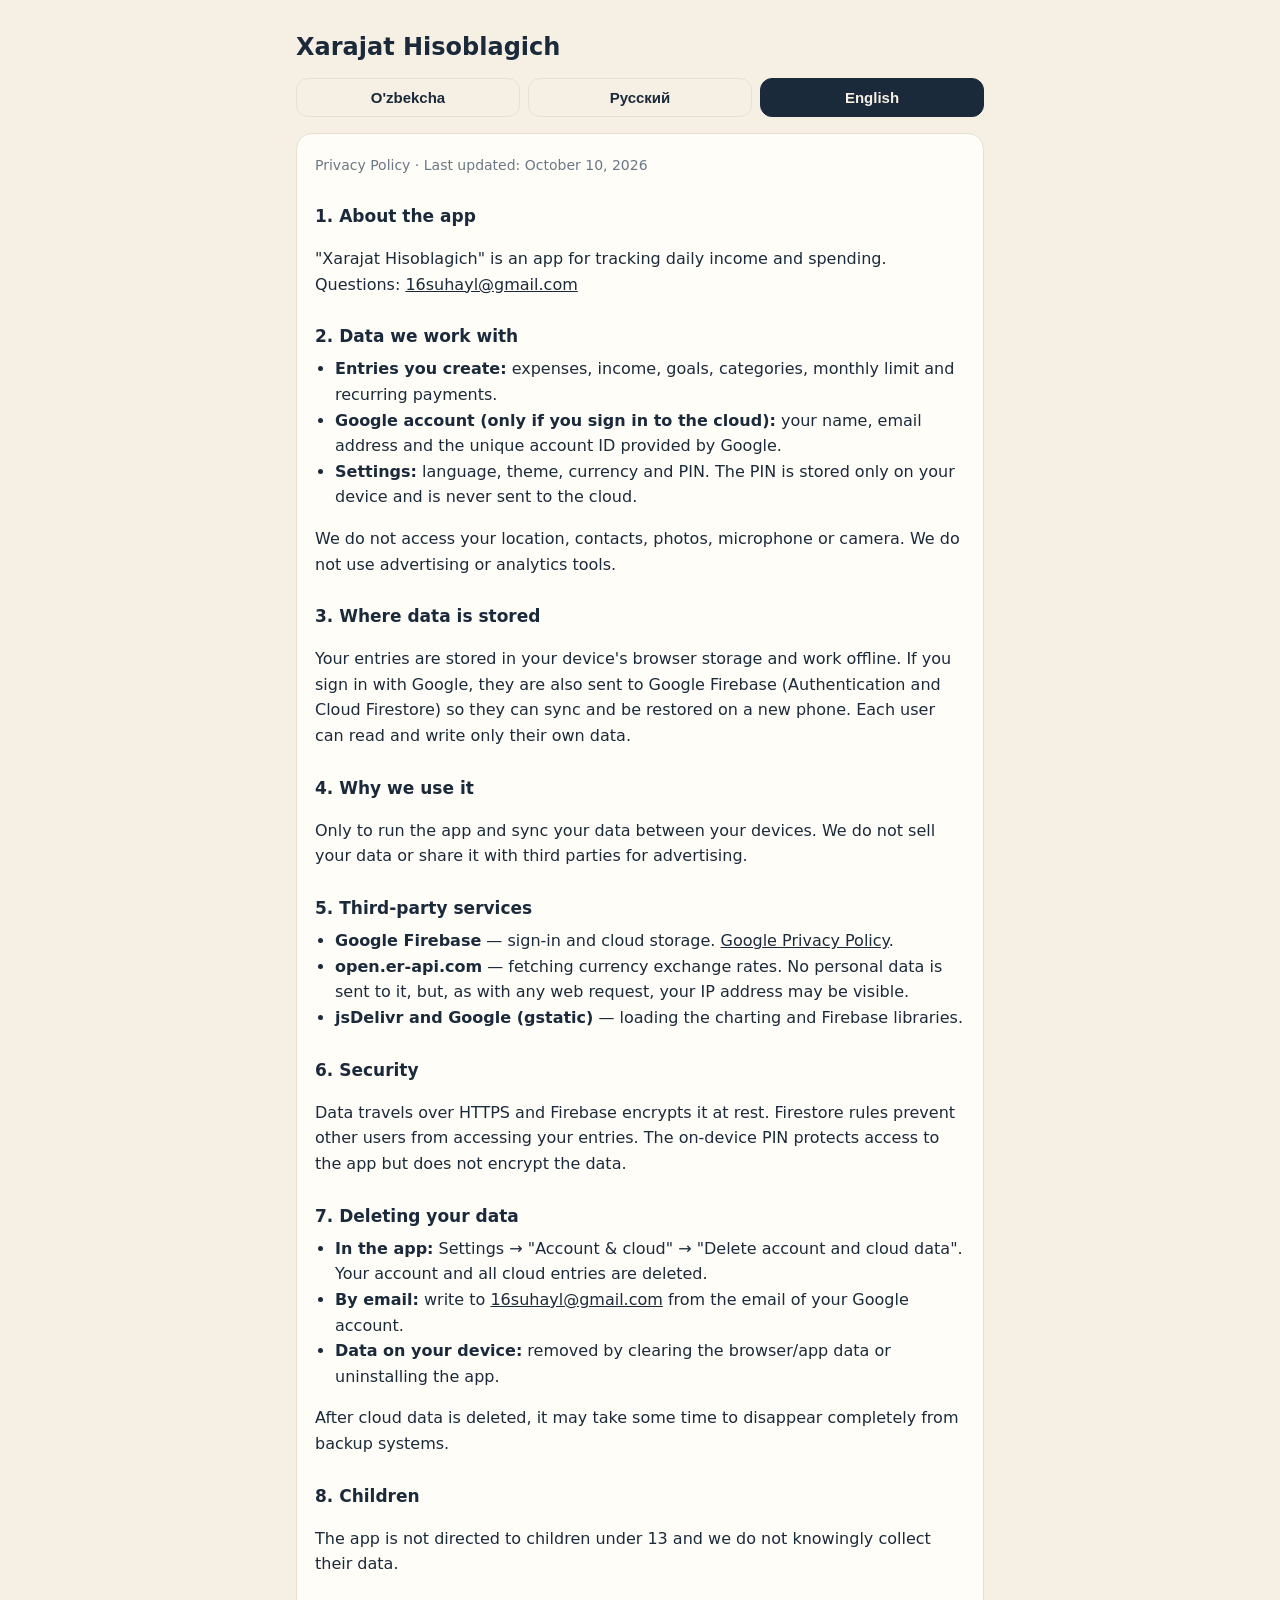
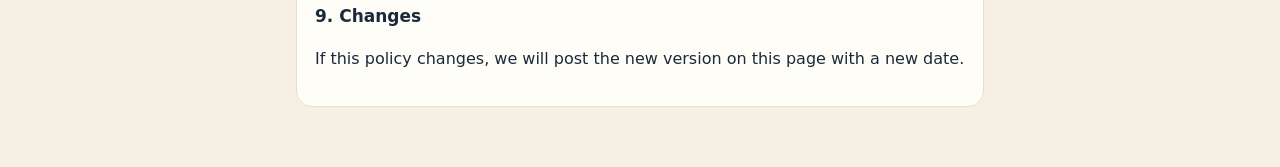
<file: privacy.html>
<!DOCTYPE html>
<html lang="uz">
<head>
<meta charset="utf-8">
<meta name="viewport" content="width=device-width, initial-scale=1">
<title>Xarajat Hisoblagich — Maxfiylik siyosati / Privacy Policy</title>
<style>
:root{--bg:#f6efe3;--card:#fffdf8;--ink:#1b2a3a;--muted:#6b7886;--line:#e8dfcf;--navy:#1b2a3a}
@media (prefers-color-scheme:dark){:root{--bg:#10171f;--card:#18222d;--ink:#e8edf2;--muted:#9aa7b4;--line:#2a3745;--navy:#e8edf2}}
*{box-sizing:border-box}
body{margin:0;background:var(--bg);color:var(--ink);font:16px/1.6 system-ui,-apple-system,"Segoe UI",Roboto,sans-serif}
main{max-width:720px;margin:0 auto;padding:20px 16px 60px}
h1{font-size:24px;margin:8px 0 4px}
h2{font-size:17px;margin:26px 0 6px}
p,li{color:var(--ink)}
.muted{color:var(--muted);font-size:14px}
.card{background:var(--card);border:1px solid var(--line);border-radius:16px;padding:6px 18px 18px}
.langs{display:flex;gap:8px;margin:12px 0 16px}
.langs button{flex:1;border:1.5px solid var(--line);background:transparent;color:var(--ink);padding:10px;border-radius:12px;font-weight:700;font-size:15px;cursor:pointer}
.langs button.on{background:var(--navy);color:var(--bg);border-color:var(--navy)}
.L{display:none}
html[data-l=uz] .uz,html[data-l=ru] .ru,html[data-l=en] .en{display:block}
a{color:inherit;text-decoration:underline;word-break:break-word}
ul{padding-left:20px;margin:6px 0}
</style>
</head>
<body>
<main>
  <h1>Xarajat Hisoblagich</h1>
  <div class="langs">
    <button data-set="uz">O'zbekcha</button><button data-set="ru">Русский</button><button data-set="en">English</button>
  </div>

  <div class="card">

  <!-- ===================== O'ZBEKCHA ===================== -->
  <div class="L uz">
    <p class="muted">Maxfiylik siyosati · Oxirgi yangilanish: 2026-yil 10-oktabr</p>
    <h2>1. Ilova haqida</h2>
    <p>«Xarajat Hisoblagich» — kundalik kirim-chiqimlarni kuzatish uchun ilova. Savollar uchun: <a href="mailto:16suhayl@gmail.com">16suhayl@gmail.com</a></p>

    <h2>2. Qanday ma'lumotlar bilan ishlaymiz</h2>
    <ul>
      <li><b>Siz kiritgan yozuvlar:</b> xarajatlar, kirimlar, maqsadlar, kategoriyalar, oylik limit va takroriy to'lovlar.</li>
      <li><b>Google hisobi (faqat bulutga kirsangiz):</b> ismingiz, email manzilingiz va Google bergan noyob hisob identifikatori.</li>
      <li><b>Sozlamalar:</b> til, mavzu, valyuta va PIN. PIN faqat sizning qurilmangizda saqlanadi va buluttga yuborilmaydi.</li>
    </ul>
    <p>Joylashuv, kontaktlar, fotosuratlar, mikrofon yoki kameraga kirmaymiz. Reklama va analitika vositalaridan foydalanmaymiz.</p>

    <h2>3. Ma'lumot qayerda saqlanadi</h2>
    <p>Yozuvlaringiz avvalo qurilmangizdagi brauzer xotirasida saqlanadi va internetsiz ishlaydi. Agar Google bilan kirsangiz, ular sinxronlash va yangi telefonda tiklash uchun Google Firebase (Authentication va Cloud Firestore) xizmatiga ham yuboriladi. Har bir foydalanuvchi faqat o'z ma'lumotini o'qiy va yoza oladi.</p>

    <h2>4. Nima uchun ishlatamiz</h2>
    <p>Faqat ilovaning ishlashi va ma'lumotlaringizni qurilmalar o'rtasida sinxronlash uchun. Ma'lumotlaringizni sotmaymiz va reklama maqsadida uchinchi tomonlarga bermaymiz.</p>

    <h2>5. Uchinchi tomon xizmatlari</h2>
    <ul>
      <li><b>Google Firebase</b> — kirish va bulutli saqlash. <a href="https://policies.google.com/privacy" target="_blank" rel="noopener">Google maxfiylik siyosati</a>.</li>
      <li><b>open.er-api.com</b> — valyuta kurslarini olish. Unga shaxsiy ma'lumot yuborilmaydi, lekin har qanday veb-so'rovdagidek IP manzil ko'rinishi mumkin.</li>
      <li><b>jsDelivr va Google (gstatic)</b> — grafik va Firebase kutubxonalarini yuklash.</li>
    </ul>

    <h2>6. Xavfsizlik</h2>
    <p>Ma'lumotlar tarmoqda HTTPS orqali uzatiladi, Firebase esa ularni saqlashda shifrlaydi. Firestore qoidalari boshqa foydalanuvchilarga sizning yozuvlaringizga kirishni taqiqlaydi. Qurilmadagi PIN ilovaga kirishni himoyalaydi, lekin ma'lumotlarni shifrlamaydi.</p>

    <h2 id="delete-uz">7. Ma'lumotni o'chirish</h2>
    <ul>
      <li><b>Ilova ichida:</b> Sozlamalar → «Hisob va bulut» → «Hisobni va bulut ma'lumotini o'chirish». Hisobingiz va bulutdagi hamma yozuvlar o'chiriladi.</li>
      <li><b>Email orqali:</b> <a href="mailto:16suhayl@gmail.com?subject=Xarajat%20Hisoblagich%20-%20ma%27lumotni%20o%27chirish">16suhayl@gmail.com</a> manziliga Google hisobingiz emailidan yozing.</li>
      <li><b>Qurilmadagi ma'lumot:</b> brauzer/ilova ma'lumotlarini tozalash yoki ilovani o'chirish bilan o'chadi.</li>
    </ul>
    <p>Bulut ma'lumoti o'chirilgach, zaxira tizimlaridan to'liq yo'qolishi biroz vaqt olishi mumkin.</p>

    <h2>8. Bolalar</h2>
    <p>Ilova 13 yoshgacha bolalarga mo'ljallanmagan va ulardan ataylab ma'lumot yig'maydi.</p>

    <h2>9. O'zgarishlar</h2>
    <p>Siyosat yangilansa, shu sahifada yangi sana bilan e'lon qilamiz.</p>
  </div>

  <!-- ===================== РУССКИЙ ===================== -->
  <div class="L ru">
    <p class="muted">Политика конфиденциальности · Последнее обновление: 10 октября 2026 г.</p>
    <h2>1. О приложении</h2>
    <p>«Xarajat Hisoblagich» — приложение для учёта ежедневных доходов и расходов. Вопросы: <a href="mailto:16suhayl@gmail.com">16suhayl@gmail.com</a></p>

    <h2>2. С какими данными мы работаем</h2>
    <ul>
      <li><b>Введённые вами записи:</b> расходы, доходы, цели, категории, месячный лимит и повторяющиеся платежи.</li>
      <li><b>Аккаунт Google (только если вы входите в облако):</b> ваше имя, адрес электронной почты и уникальный идентификатор аккаунта от Google.</li>
      <li><b>Настройки:</b> язык, тема, валюта и PIN. PIN хранится только на вашем устройстве и не отправляется в облако.</li>
    </ul>
    <p>Мы не обращаемся к геолокации, контактам, фотографиям, микрофону и камере. Мы не используем рекламу и аналитику.</p>

    <h2>3. Где хранятся данные</h2>
    <p>Записи хранятся в памяти браузера на вашем устройстве и работают без интернета. Если вы входите через Google, они также отправляются в Google Firebase (Authentication и Cloud Firestore) для синхронизации и восстановления на новом телефоне. Каждый пользователь может читать и изменять только свои данные.</p>

    <h2>4. Зачем мы их используем</h2>
    <p>Только для работы приложения и синхронизации данных между устройствами. Мы не продаём ваши данные и не передаём их третьим лицам в рекламных целях.</p>

    <h2>5. Сервисы третьих сторон</h2>
    <ul>
      <li><b>Google Firebase</b> — вход и облачное хранение. <a href="https://policies.google.com/privacy" target="_blank" rel="noopener">Политика конфиденциальности Google</a>.</li>
      <li><b>open.er-api.com</b> — получение курсов валют. Личные данные ему не передаются, но, как при любом веб-запросе, может быть виден IP-адрес.</li>
      <li><b>jsDelivr и Google (gstatic)</b> — загрузка библиотек графиков и Firebase.</li>
    </ul>

    <h2>6. Безопасность</h2>
    <p>Данные передаются по HTTPS, а Firebase шифрует их при хранении. Правила Firestore запрещают другим пользователям доступ к вашим записям. PIN на устройстве защищает вход в приложение, но не шифрует данные.</p>

    <h2 id="delete-ru">7. Удаление данных</h2>
    <ul>
      <li><b>В приложении:</b> Настройки → «Аккаунт и облако» → «Удалить аккаунт и облачные данные». Аккаунт и все записи в облаке будут удалены.</li>
      <li><b>По email:</b> напишите на <a href="mailto:16suhayl@gmail.com?subject=Xarajat%20Hisoblagich%20-%20%D1%83%D0%B4%D0%B0%D0%BB%D0%B5%D0%BD%D0%B8%D0%B5%20%D0%B4%D0%B0%D0%BD%D0%BD%D1%8B%D1%85">16suhayl@gmail.com</a> с почты вашего аккаунта Google.</li>
      <li><b>Данные на устройстве:</b> удаляются очисткой данных браузера/приложения или удалением приложения.</li>
    </ul>
    <p>После удаления облачных данных их полное исчезновение из резервных систем может занять некоторое время.</p>

    <h2>8. Дети</h2>
    <p>Приложение не предназначено для детей младше 13 лет, и мы намеренно не собираем их данные.</p>

    <h2>9. Изменения</h2>
    <p>При обновлении политики мы опубликуем новую версию на этой странице с новой датой.</p>
  </div>

  <!-- ===================== ENGLISH ===================== -->
  <div class="L en">
    <p class="muted">Privacy Policy · Last updated: October 10, 2026</p>
    <h2>1. About the app</h2>
    <p>"Xarajat Hisoblagich" is an app for tracking daily income and spending. Questions: <a href="mailto:16suhayl@gmail.com">16suhayl@gmail.com</a></p>

    <h2>2. Data we work with</h2>
    <ul>
      <li><b>Entries you create:</b> expenses, income, goals, categories, monthly limit and recurring payments.</li>
      <li><b>Google account (only if you sign in to the cloud):</b> your name, email address and the unique account ID provided by Google.</li>
      <li><b>Settings:</b> language, theme, currency and PIN. The PIN is stored only on your device and is never sent to the cloud.</li>
    </ul>
    <p>We do not access your location, contacts, photos, microphone or camera. We do not use advertising or analytics tools.</p>

    <h2>3. Where data is stored</h2>
    <p>Your entries are stored in your device's browser storage and work offline. If you sign in with Google, they are also sent to Google Firebase (Authentication and Cloud Firestore) so they can sync and be restored on a new phone. Each user can read and write only their own data.</p>

    <h2>4. Why we use it</h2>
    <p>Only to run the app and sync your data between your devices. We do not sell your data or share it with third parties for advertising.</p>

    <h2>5. Third-party services</h2>
    <ul>
      <li><b>Google Firebase</b> — sign-in and cloud storage. <a href="https://policies.google.com/privacy" target="_blank" rel="noopener">Google Privacy Policy</a>.</li>
      <li><b>open.er-api.com</b> — fetching currency exchange rates. No personal data is sent to it, but, as with any web request, your IP address may be visible.</li>
      <li><b>jsDelivr and Google (gstatic)</b> — loading the charting and Firebase libraries.</li>
    </ul>

    <h2>6. Security</h2>
    <p>Data travels over HTTPS and Firebase encrypts it at rest. Firestore rules prevent other users from accessing your entries. The on-device PIN protects access to the app but does not encrypt the data.</p>

    <h2 id="delete-en">7. Deleting your data</h2>
    <ul>
      <li><b>In the app:</b> Settings → "Account &amp; cloud" → "Delete account and cloud data". Your account and all cloud entries are deleted.</li>
      <li><b>By email:</b> write to <a href="mailto:16suhayl@gmail.com?subject=Xarajat%20Hisoblagich%20-%20data%20deletion">16suhayl@gmail.com</a> from the email of your Google account.</li>
      <li><b>Data on your device:</b> removed by clearing the browser/app data or uninstalling the app.</li>
    </ul>
    <p>After cloud data is deleted, it may take some time to disappear completely from backup systems.</p>

    <h2>8. Children</h2>
    <p>The app is not directed to children under 13 and we do not knowingly collect their data.</p>

    <h2>9. Changes</h2>
    <p>If this policy changes, we will post the new version on this page with a new date.</p>
  </div>

  </div>
</main>
<script>
(function(){
  var ok = {uz:1, ru:1, en:1}, q = new URLSearchParams(location.search).get('lang'), l = q;
  if (!ok[l]) { try { l = localStorage.getItem('userLang'); } catch (e) {} }
  if (!ok[l]) { l = (navigator.language || 'uz').slice(0, 2).toLowerCase(); }
  if (!ok[l]) l = 'uz';
  function set(x) {
    document.documentElement.setAttribute('data-l', x); document.documentElement.lang = x;
    document.querySelectorAll('.langs button').forEach(function(b){ b.classList.toggle('on', b.dataset.set === x); });
  }
  document.querySelectorAll('.langs button').forEach(function(b){ b.onclick = function(){ set(b.dataset.set); }; });
  set(l);
})();
</script>
</body>
</html>
</file>
